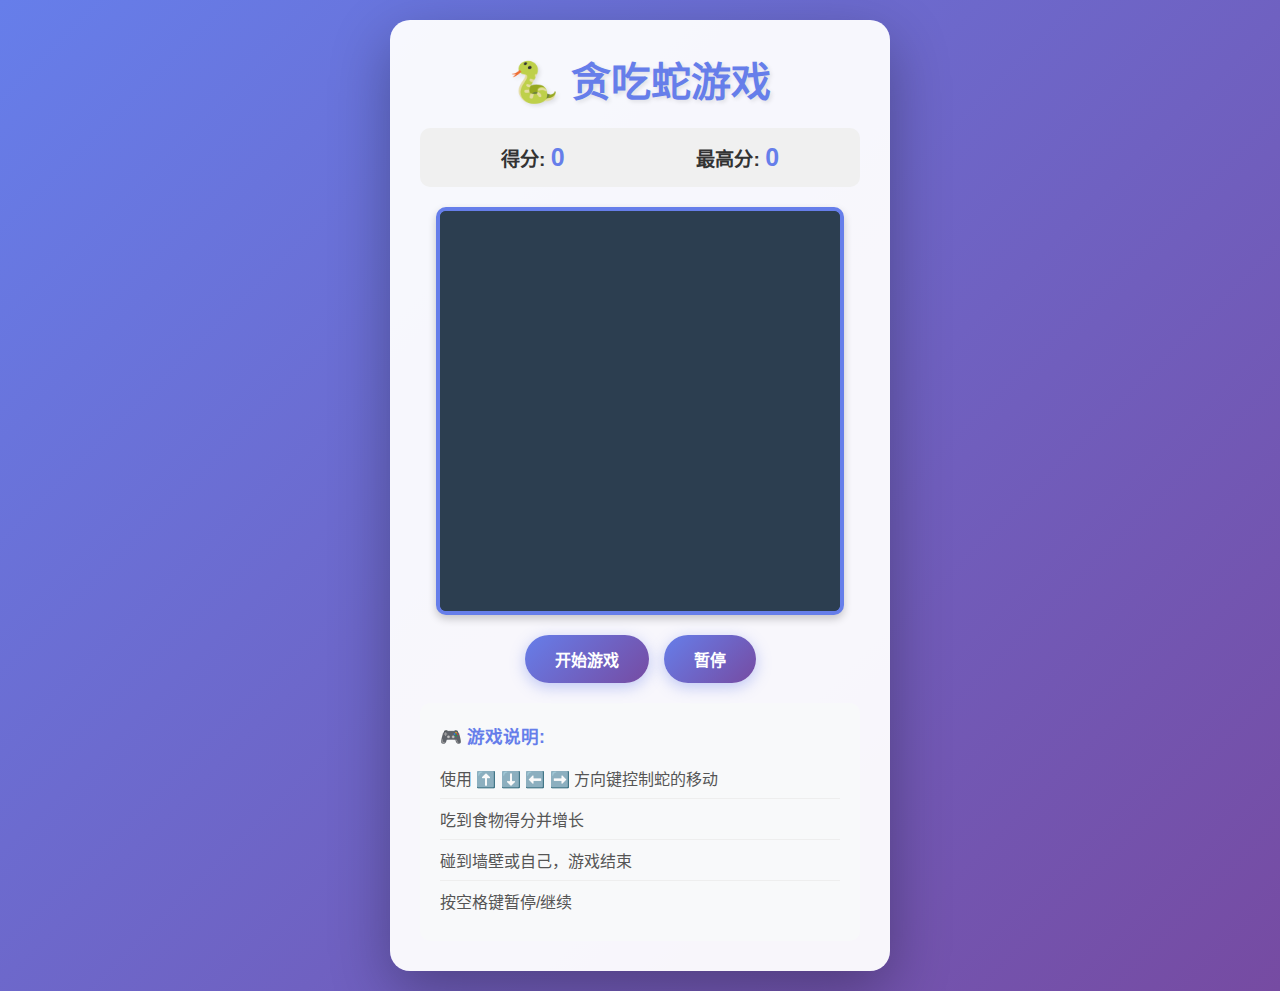
<file: index.html>
<!DOCTYPE html>
<html lang="zh-CN">
<head>
    <meta charset="UTF-8">
    <meta name="viewport" content="width=device-width, initial-scale=1.0">
    <meta http-equiv="refresh" content="0; url=snake/index.html">
    <title>跳转中...</title>
    <script>
        // JavaScript 跳转（兼容性更好）
        window.location.href = 'snake/index.html';
    </script>
</head>
<body>
    <div style="display: flex; justify-content: center; align-items: center; height: 100vh; font-family: Arial, sans-serif;">
        <div>
            <h1>🎮 正在跳转到贪吃蛇游戏...</h1>
            <p>如果页面没有自动跳转，请点击<a href="snake/index.html">这里</a></p>
        </div>
    </div>
</body>
</html>
</file>
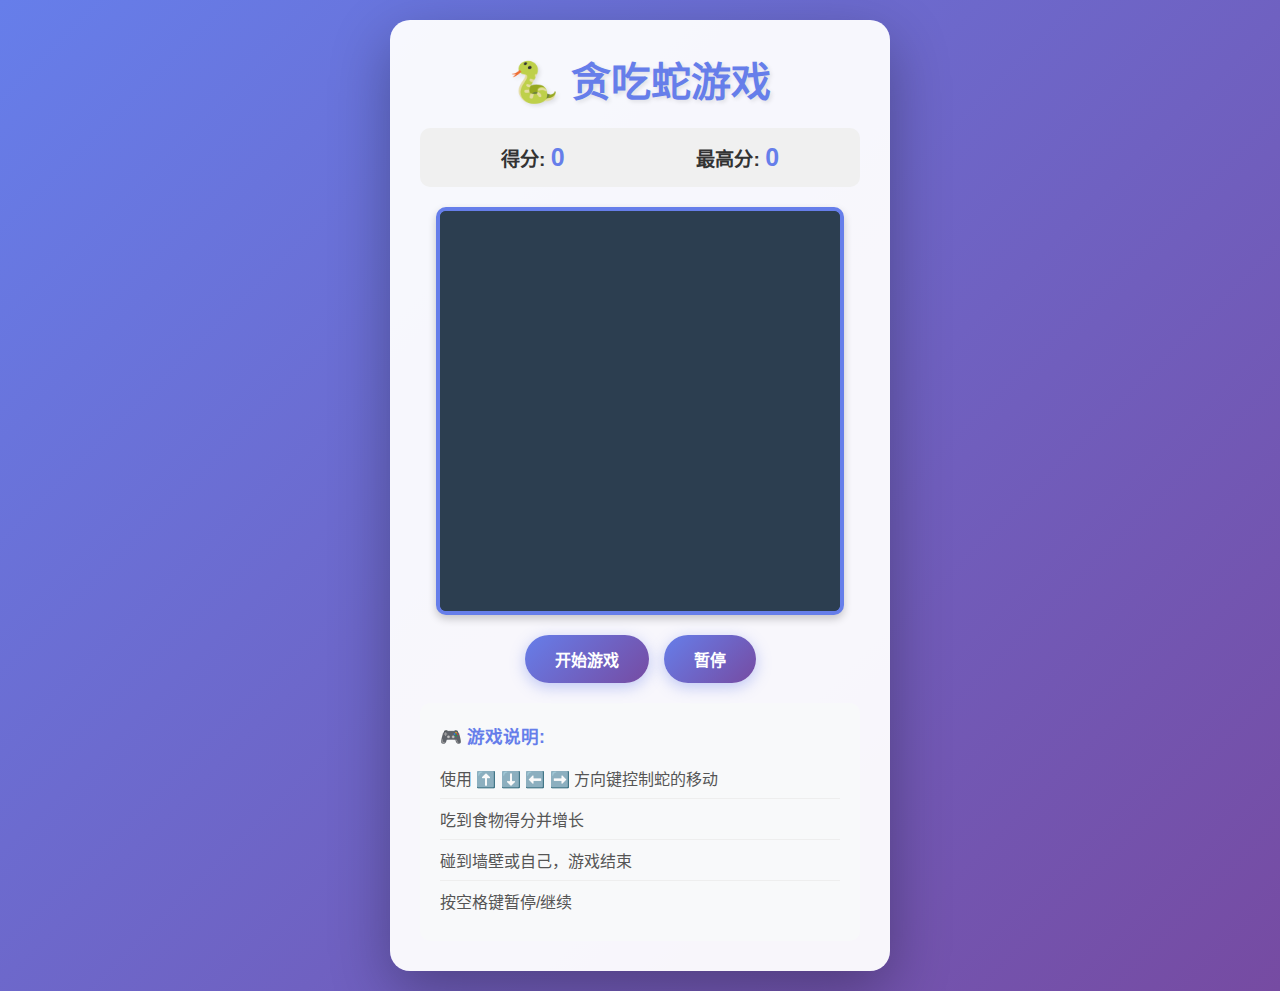
<file: snake/index.html>
<!DOCTYPE html>
<html lang="zh-CN">
<head>
    <meta charset="UTF-8">
    <meta name="viewport" content="width=device-width, initial-scale=1.0">
    <title>贪吃蛇游戏 - Snake Game</title>
    <link rel="stylesheet" href="style.css">
</head>
<body>
    <div class="game-container">
        <h1>🐍 贪吃蛇游戏</h1>
        <div class="game-info">
            <div class="score">得分: <span id="score">0</span></div>
            <div class="high-score">最高分: <span id="high-score">0</span></div>
        </div>
        <canvas id="gameCanvas" width="400" height="400"></canvas>
        <div class="controls">
            <button id="startBtn">开始游戏</button>
            <button id="pauseBtn">暂停</button>
        </div>
        <div class="instructions">
            <p>🎮 游戏说明:</p>
            <ul>
                <li>使用 ⬆️ ⬇️ ⬅️ ➡️ 方向键控制蛇的移动</li>
                <li>吃到食物得分并增长</li>
                <li>碰到墙壁或自己，游戏结束</li>
                <li>按空格键暂停/继续</li>
            </ul>
        </div>
    </div>
    <script src="script.js"></script>
</body>
</html>
</file>
<file: snake/style.css>
* {
    margin: 0;
    padding: 0;
    box-sizing: border-box;
}

body {
    font-family: 'Arial', sans-serif;
    background: linear-gradient(135deg, #667eea 0%, #764ba2 100%);
    display: flex;
    justify-content: center;
    align-items: center;
    min-height: 100vh;
    padding: 20px;
}

.game-container {
    background: rgba(255, 255, 255, 0.95);
    border-radius: 20px;
    padding: 30px;
    box-shadow: 0 20px 60px rgba(0, 0, 0, 0.3);
    max-width: 500px;
    width: 100%;
    text-align: center;
}

h1 {
    color: #667eea;
    margin-bottom: 20px;
    font-size: 2.5em;
    text-shadow: 2px 2px 4px rgba(0, 0, 0, 0.1);
}

.game-info {
    display: flex;
    justify-content: space-around;
    margin-bottom: 20px;
    background: #f0f0f0;
    padding: 15px;
    border-radius: 10px;
}

.score, .high-score {
    font-size: 1.2em;
    color: #333;
    font-weight: bold;
}

.score span, .high-score span {
    color: #667eea;
    font-size: 1.3em;
}

#gameCanvas {
    background-color: #2c3e50;
    border: 4px solid #667eea;
    border-radius: 10px;
    display: block;
    margin: 0 auto 20px;
    box-shadow: 0 4px 8px rgba(0, 0, 0, 0.2);
}

.controls {
    display: flex;
    justify-content: center;
    gap: 15px;
    margin-bottom: 20px;
}

button {
    padding: 12px 30px;
    font-size: 1em;
    font-weight: bold;
    color: white;
    background: linear-gradient(135deg, #667eea 0%, #764ba2 100%);
    border: none;
    border-radius: 25px;
    cursor: pointer;
    transition: all 0.3s ease;
    box-shadow: 0 4px 15px rgba(102, 126, 234, 0.4);
}

button:hover {
    transform: translateY(-2px);
    box-shadow: 0 6px 20px rgba(102, 126, 234, 0.6);
}

button:active {
    transform: translateY(0);
}

button:disabled {
    background: #cccccc;
    cursor: not-allowed;
    transform: none;
}

.instructions {
    background: #f8f9fa;
    padding: 20px;
    border-radius: 10px;
    text-align: left;
}

.instructions p {
    color: #667eea;
    font-weight: bold;
    margin-bottom: 10px;
    font-size: 1.1em;
}

.instructions ul {
    list-style: none;
    padding-left: 0;
}

.instructions li {
    padding: 8px 0;
    color: #555;
    border-bottom: 1px solid #eee;
}

.instructions li:last-child {
    border-bottom: none;
}

@media (max-width: 600px) {
    .game-container {
        padding: 20px;
    }
    
    h1 {
        font-size: 2em;
    }
    
    #gameCanvas {
        width: 100%;
        height: auto;
    }
    
    .score, .high-score {
        font-size: 1em;
    }
}
</file>
